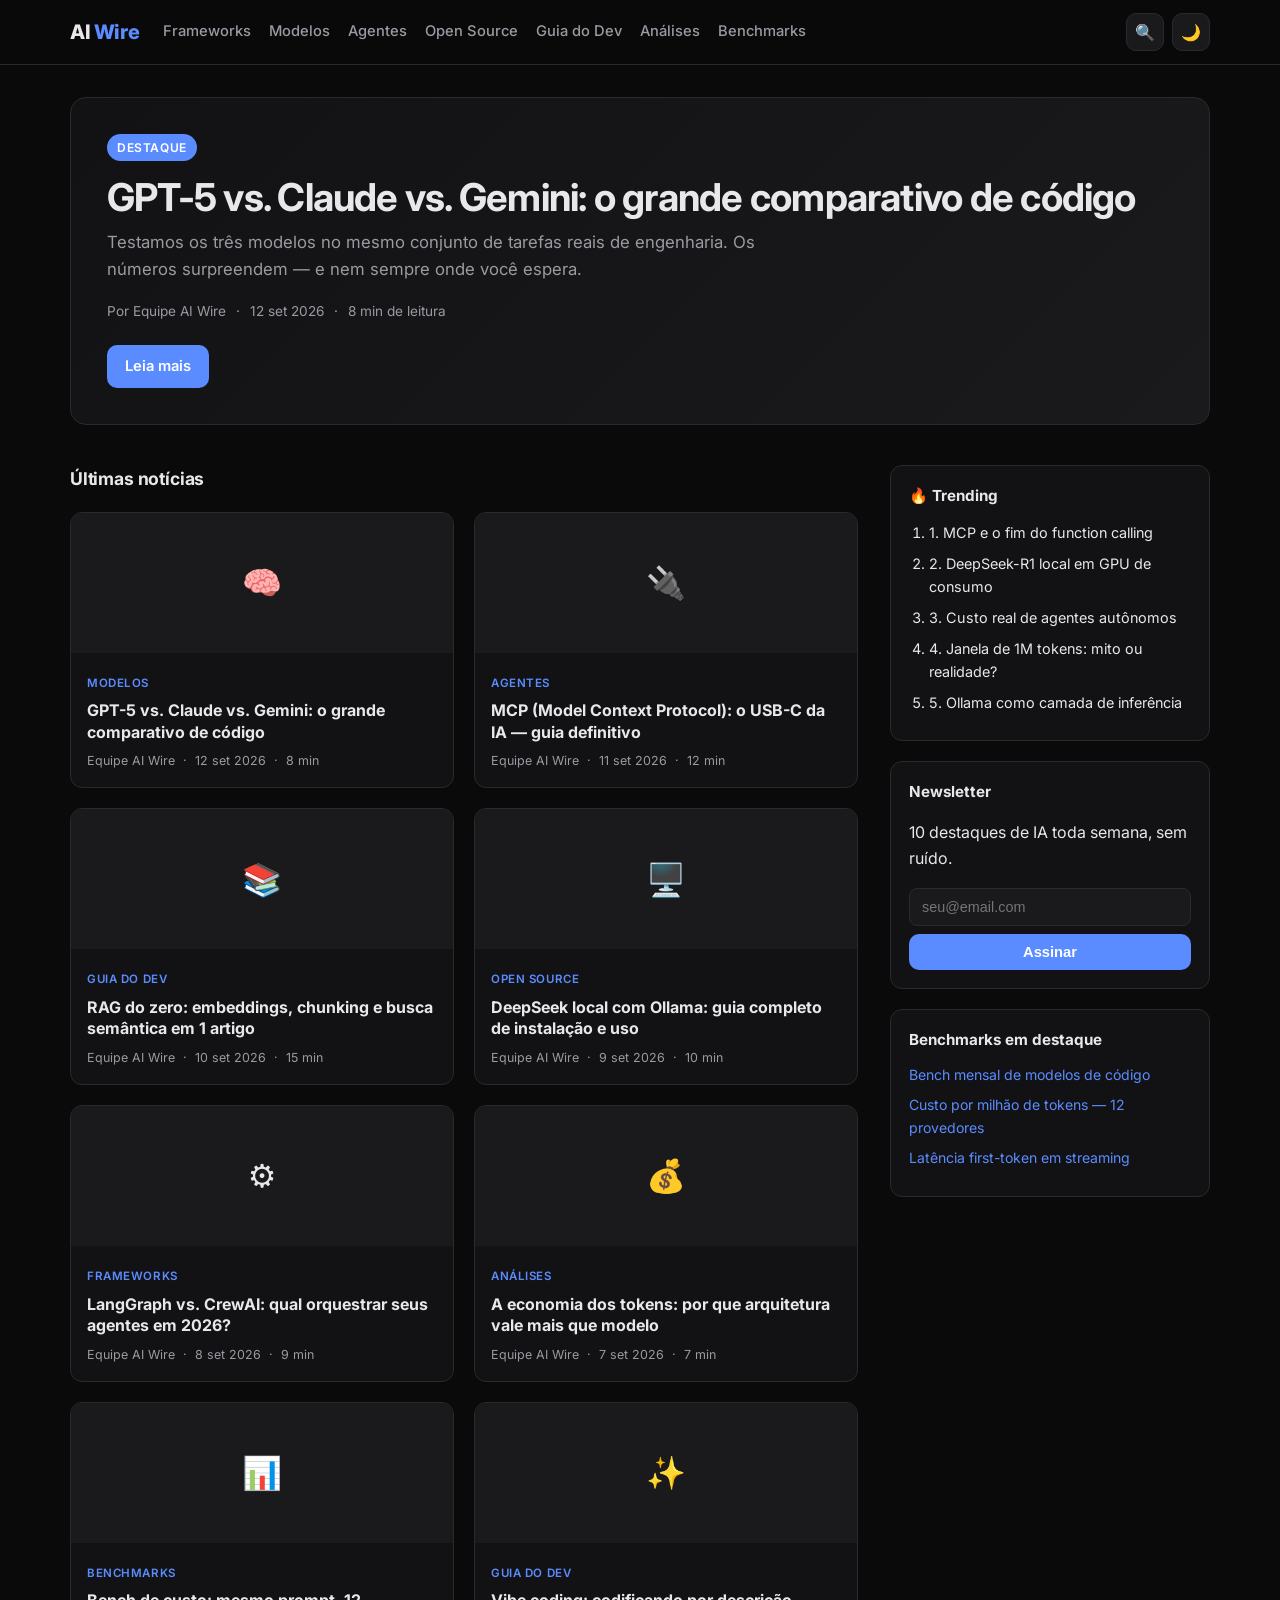
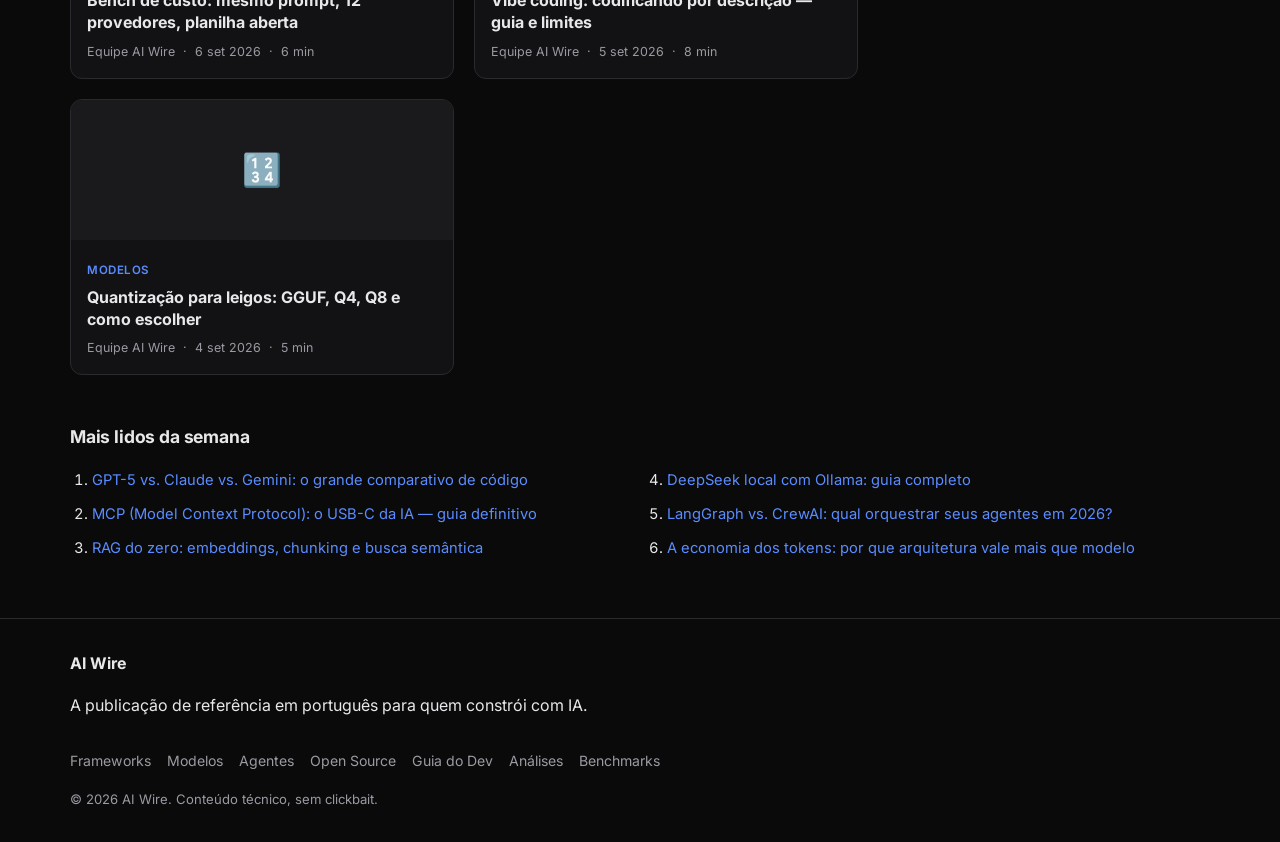
<file: index.html>
<!DOCTYPE html>
<html lang="pt-BR">
<head>
  <meta charset="UTF-8" />
  <meta name="viewport" content="width=device-width, initial-scale=1.0" />
  <title>AI Wire — Portal de notícias de IA</title>
  <meta name="description" content="AI Wire: a publicação de referência em português para quem constrói com IA. Frameworks, modelos, agentes, open source e benchmarks." />
  <meta property="og:title" content="AI Wire — Portal de notícias de IA" />
  <meta property="og:description" content="Cobertura técnica de IA aplicada: frameworks, modelos, agentes e projetos open source, em português." />
  <meta property="og:type" content="website" />
  <link rel="preconnect" href="https://fonts.googleapis.com" />
  <link rel="preconnect" href="https://fonts.gstatic.com" crossorigin />
  <link href="https://fonts.googleapis.com/css2?family=Inter:wght@400;500;600;700;800&family=JetBrains+Mono:wght@400;500&display=swap" rel="stylesheet" />
  <link rel="stylesheet" href="/styles.css" />
</head>
<body data-theme="dark">
  <header class="site-header">
    <div class="container header-inner">
      <a href="/" class="logo">AI <span>Wire</span></a>
      <nav class="main-nav" aria-label="Principal">
        <a href="/categorias/frameworks.html">Frameworks</a>
        <a href="/categorias/modelos.html">Modelos</a>
        <a href="/categorias/agentes.html">Agentes</a>
        <a href="/categorias/open-source.html">Open Source</a>
        <a href="/categorias/guia-do-dev.html">Guia do Dev</a>
        <a href="/categorias/analises.html">Análises</a>
        <a href="/categorias/benchmarks.html">Benchmarks</a>
      </nav>
      <div class="header-actions">
        <button class="icon-btn" aria-label="Buscar" title="Buscar">🔍</button>
        <button class="theme-toggle" id="themeToggle" aria-label="Alternar tema">🌙</button>
      </div>
    </div>
  </header>

  <main class="container">
    <section class="hero">
      <article class="hero-card">
        <span class="tag">Destaque</span>
        <h1>GPT-5 vs. Claude vs. Gemini: o grande comparativo de código</h1>
        <p class="hero-excerpt">Testamos os três modelos no mesmo conjunto de tarefas reais de engenharia. Os números surpreendem — e nem sempre onde você espera.</p>
        <div class="hero-meta">
          <span>Por Equipe AI Wire</span>
          <span>·</span>
          <span>12 set 2026</span>
          <span>·</span>
          <span>8 min de leitura</span>
        </div>
        <a href="/artigos/gpt5-vs-claude-vs-gemini.html" class="btn btn-primary">Leia mais</a>
      </article>
    </section>

    <div class="layout-grid">
      <section class="feed" aria-label="Últimas notícias">
        <h2 class="section-title">Últimas notícias</h2>
        <div class="card-grid" id="cardGrid">
          <!-- cards injetados via JS -->
        </div>
      </section>

      <aside class="sidebar">
        <div class="widget">
          <h3>🔥 Trending</h3>
          <ol class="trending-list" id="trendingList"></ol>
        </div>
        <div class="widget newsletter-widget">
          <h3>Newsletter</h3>
          <p>10 destaques de IA toda semana, sem ruído.</p>
          <form class="newsletter-form" onsubmit="event.preventDefault(); this.reset(); alert('Inscrito! Obrigado.');">
            <input type="email" placeholder="seu@email.com" required aria-label="Email" />
            <button type="submit" class="btn btn-primary">Assinar</button>
          </form>
        </div>
        <div class="widget">
          <h3>Benchmarks em destaque</h3>
          <ul class="bench-list">
            <li><a href="/categorias/benchmarks.html">Bench mensal de modelos de código</a></li>
            <li><a href="/categorias/benchmarks.html">Custo por milhão de tokens — 12 provedores</a></li>
            <li><a href="/categorias/benchmarks.html">Latência first-token em streaming</a></li>
          </ul>
        </div>
      </aside>
    </div>

    <section class="most-read">
      <h2 class="section-title">Mais lidos da semana</h2>
      <ol class="most-read-list" id="mostReadList"></ol>
    </section>
  </main>

  <footer class="site-footer">
    <div class="container footer-inner">
      <div>
        <strong>AI Wire</strong>
        <p>A publicação de referência em português para quem constrói com IA.</p>
      </div>
      <div class="footer-links">
        <a href="/categorias/frameworks.html">Frameworks</a>
        <a href="/categorias/modelos.html">Modelos</a>
        <a href="/categorias/agentes.html">Agentes</a>
        <a href="/categorias/open-source.html">Open Source</a>
        <a href="/categorias/guia-do-dev.html">Guia do Dev</a>
        <a href="/categorias/analises.html">Análises</a>
        <a href="/categorias/benchmarks.html">Benchmarks</a>
      </div>
      <p class="copyright">© 2026 AI Wire. Conteúdo técnico, sem clickbait.</p>
    </div>
  </footer>

  <script src="/app.js"></script>
</body>
</html>
</file>
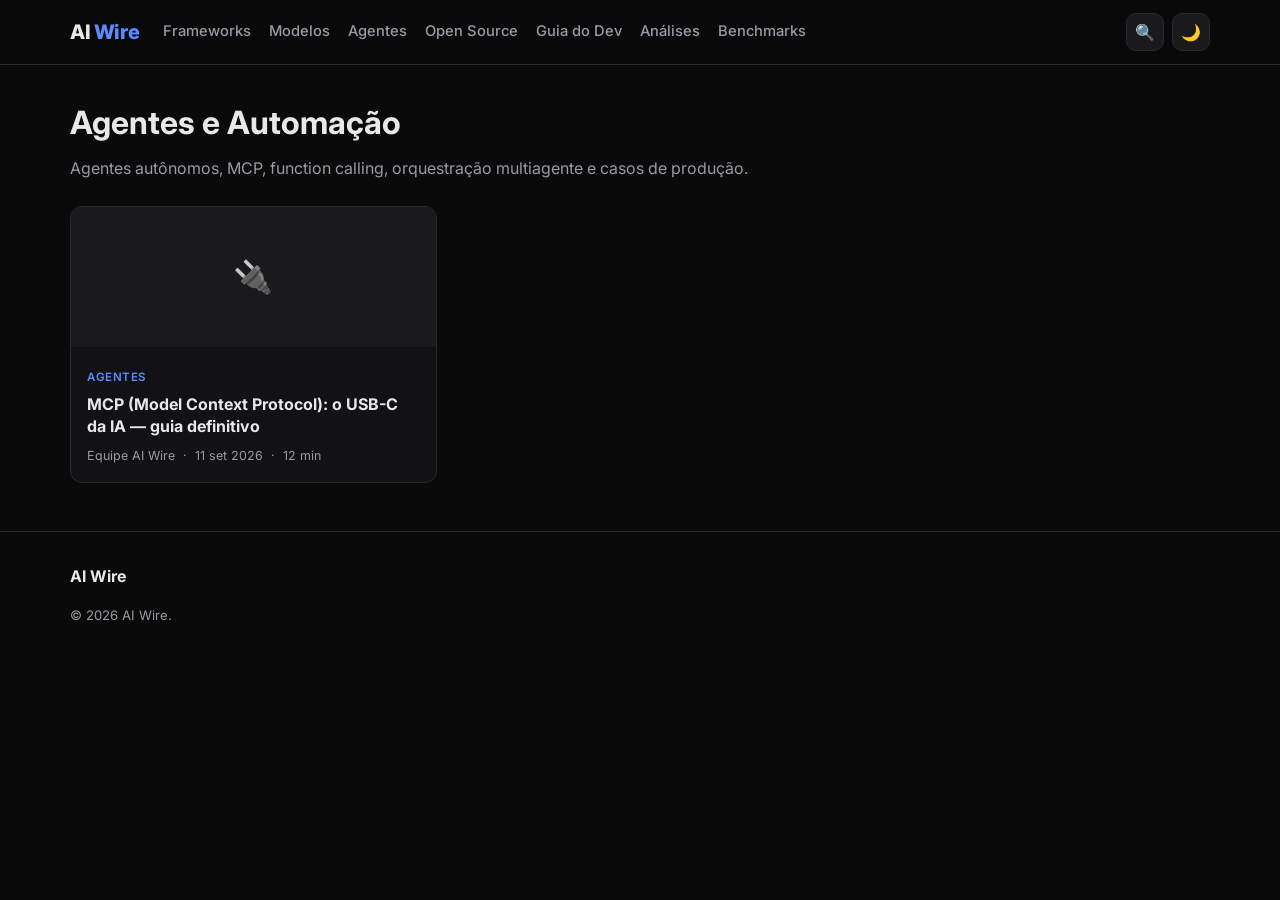
<file: categorias/agentes.html>
<!DOCTYPE html>
<html lang="pt-BR">
<head>
<meta charset="UTF-8" /><meta name="viewport" content="width=device-width, initial-scale=1.0" />
<title>Agentes — AI Wire</title>
<link href="https://fonts.googleapis.com/css2?family=Inter:wght@400;500;600;700;800&family=JetBrains+Mono:wght@400;500&display=swap" rel="stylesheet" />
<link rel="stylesheet" href="/styles.css" />
</head>
<body data-theme="dark">
<header class="site-header"><div class="container header-inner">
<a href="/" class="logo">AI <span>Wire</span></a>
<nav class="main-nav"><a href="/categorias/frameworks.html">Frameworks</a><a href="/categorias/modelos.html">Modelos</a><a href="/categorias/agentes.html">Agentes</a><a href="/categorias/open-source.html">Open Source</a><a href="/categorias/guia-do-dev.html">Guia do Dev</a><a href="/categorias/analises.html">Análises</a><a href="/categorias/benchmarks.html">Benchmarks</a></nav>
<div class="header-actions"><button class="icon-btn">🔍</button><button class="theme-toggle" id="themeToggle">🌙</button></div>
</div></header>
<main class="container">
<div class="category-header"><h1>Agentes e Automação</h1><p>Agentes autônomos, MCP, function calling, orquestração multiagente e casos de produção.</p></div>
<div class="card-grid" id="catGrid"></div>
</main>
<footer class="site-footer"><div class="container footer-inner"><div><strong>AI Wire</strong></div><p class="copyright">© 2026 AI Wire.</p></div></footer>
<script src="/app.js"></script>
<script>document.getElementById('catGrid').innerHTML = articles.filter(a=>a.catSlug==='agentes').map(cardHTML).join('') || '<p style="color:var(--text-muted)">Artigos em breve.</p>';</script>
</body></html>
</file>
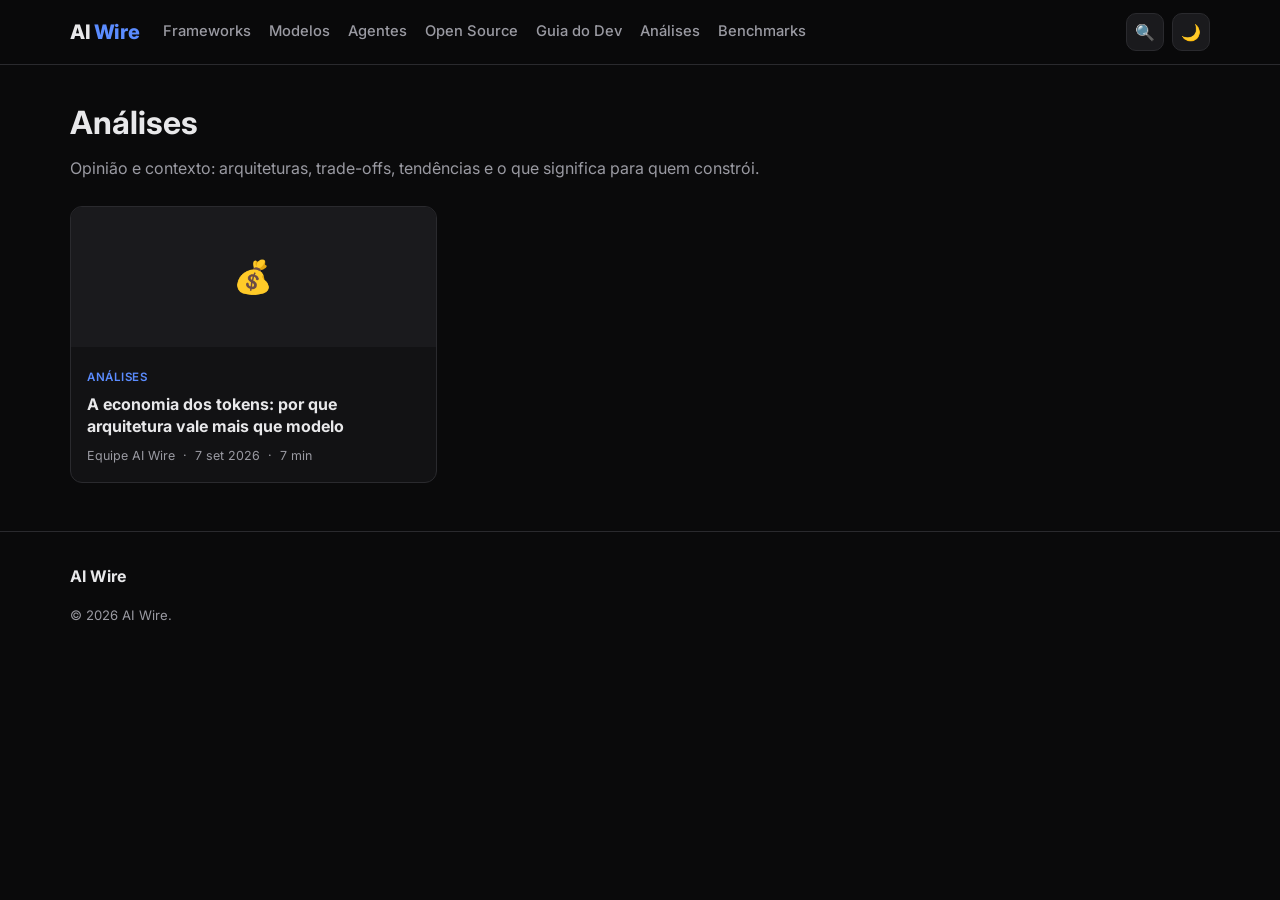
<file: categorias/analises.html>
<!DOCTYPE html>
<html lang="pt-BR">
<head>
<meta charset="UTF-8" /><meta name="viewport" content="width=device-width, initial-scale=1.0" />
<title>Análises — AI Wire</title>
<link href="https://fonts.googleapis.com/css2?family=Inter:wght@400;500;600;700;800&family=JetBrains+Mono:wght@400;500&display=swap" rel="stylesheet" />
<link rel="stylesheet" href="/styles.css" />
</head>
<body data-theme="dark">
<header class="site-header"><div class="container header-inner">
<a href="/" class="logo">AI <span>Wire</span></a>
<nav class="main-nav"><a href="/categorias/frameworks.html">Frameworks</a><a href="/categorias/modelos.html">Modelos</a><a href="/categorias/agentes.html">Agentes</a><a href="/categorias/open-source.html">Open Source</a><a href="/categorias/guia-do-dev.html">Guia do Dev</a><a href="/categorias/analises.html">Análises</a><a href="/categorias/benchmarks.html">Benchmarks</a></nav>
<div class="header-actions"><button class="icon-btn">🔍</button><button class="theme-toggle" id="themeToggle">🌙</button></div>
</div></header>
<main class="container">
<div class="category-header"><h1>Análises</h1><p>Opinião e contexto: arquiteturas, trade-offs, tendências e o que significa para quem constrói.</p></div>
<div class="card-grid" id="catGrid"></div>
</main>
<footer class="site-footer"><div class="container footer-inner"><div><strong>AI Wire</strong></div><p class="copyright">© 2026 AI Wire.</p></div></footer>
<script src="/app.js"></script>
<script>document.getElementById('catGrid').innerHTML = articles.filter(a=>a.catSlug==='analises').map(cardHTML).join('') || '<p style="color:var(--text-muted)">Artigos em breve.</p>';</script>
</body></html>
</file>
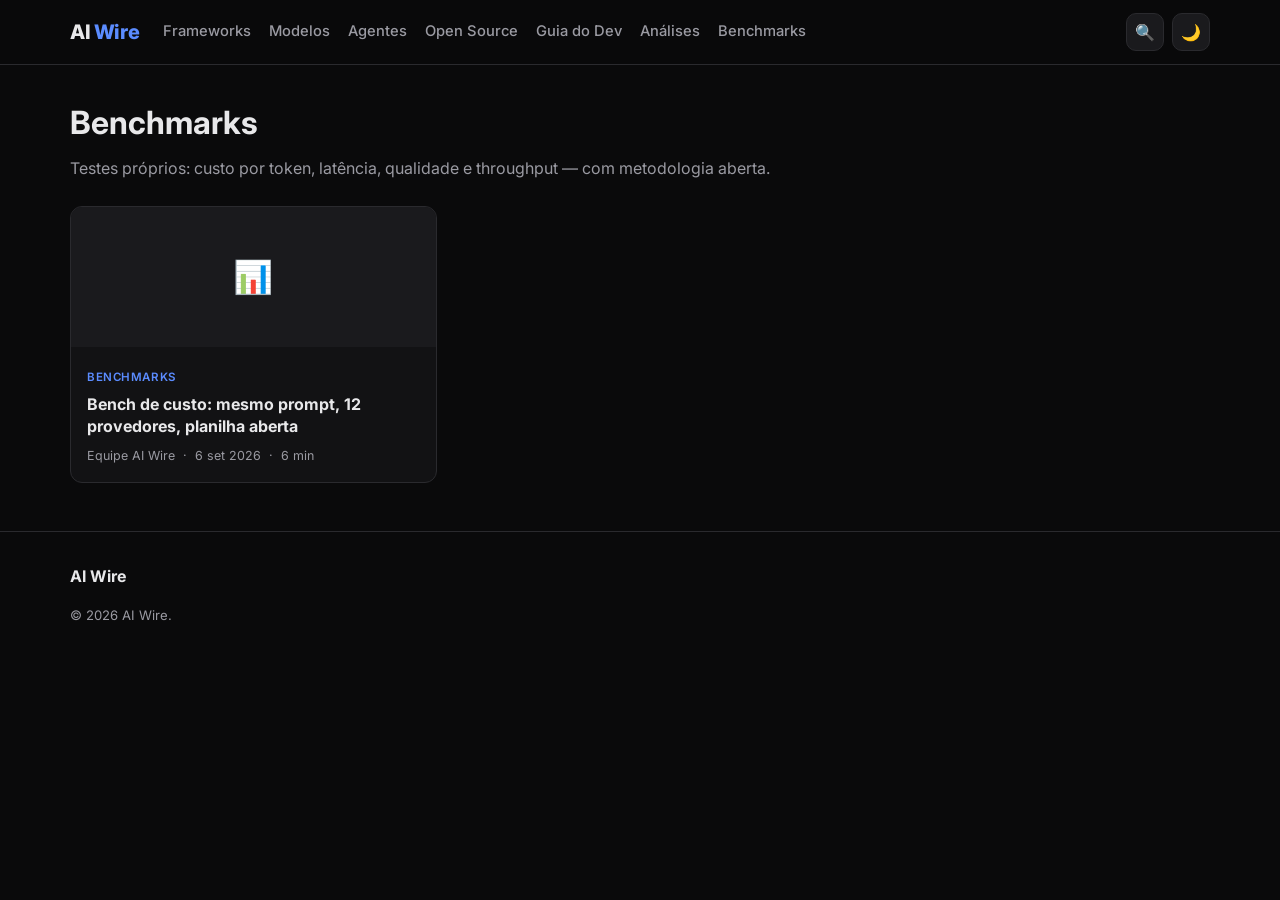
<file: categorias/benchmarks.html>
<!DOCTYPE html>
<html lang="pt-BR">
<head>
<meta charset="UTF-8" /><meta name="viewport" content="width=device-width, initial-scale=1.0" />
<title>Benchmarks — AI Wire</title>
<link href="https://fonts.googleapis.com/css2?family=Inter:wght@400;500;600;700;800&family=JetBrains+Mono:wght@400;500&display=swap" rel="stylesheet" />
<link rel="stylesheet" href="/styles.css" />
</head>
<body data-theme="dark">
<header class="site-header"><div class="container header-inner">
<a href="/" class="logo">AI <span>Wire</span></a>
<nav class="main-nav"><a href="/categorias/frameworks.html">Frameworks</a><a href="/categorias/modelos.html">Modelos</a><a href="/categorias/agentes.html">Agentes</a><a href="/categorias/open-source.html">Open Source</a><a href="/categorias/guia-do-dev.html">Guia do Dev</a><a href="/categorias/analises.html">Análises</a><a href="/categorias/benchmarks.html">Benchmarks</a></nav>
<div class="header-actions"><button class="icon-btn">🔍</button><button class="theme-toggle" id="themeToggle">🌙</button></div>
</div></header>
<main class="container">
<div class="category-header"><h1>Benchmarks</h1><p>Testes próprios: custo por token, latência, qualidade e throughput — com metodologia aberta.</p></div>
<div class="card-grid" id="catGrid"></div>
</main>
<footer class="site-footer"><div class="container footer-inner"><div><strong>AI Wire</strong></div><p class="copyright">© 2026 AI Wire.</p></div></footer>
<script src="/app.js"></script>
<script>document.getElementById('catGrid').innerHTML = articles.filter(a=>a.catSlug==='benchmarks').map(cardHTML).join('') || '<p style="color:var(--text-muted)">Artigos em breve.</p>';</script>
</body></html>
</file>
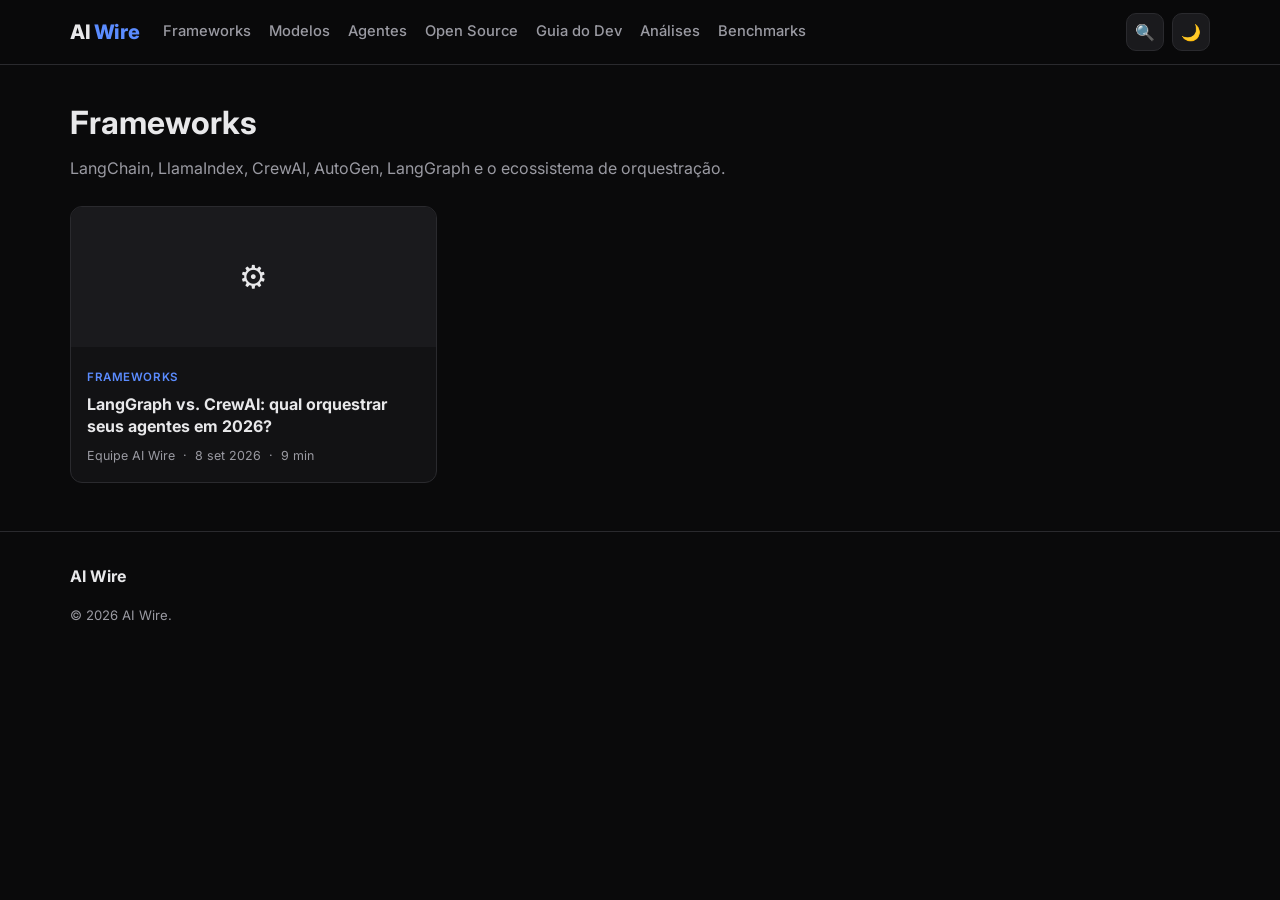
<file: categorias/frameworks.html>
<!DOCTYPE html>
<html lang="pt-BR">
<head>
<meta charset="UTF-8" /><meta name="viewport" content="width=device-width, initial-scale=1.0" />
<title>Frameworks — AI Wire</title>
<link href="https://fonts.googleapis.com/css2?family=Inter:wght@400;500;600;700;800&family=JetBrains+Mono:wght@400;500&display=swap" rel="stylesheet" />
<link rel="stylesheet" href="/styles.css" />
</head>
<body data-theme="dark">
<header class="site-header"><div class="container header-inner">
<a href="/" class="logo">AI <span>Wire</span></a>
<nav class="main-nav"><a href="/categorias/frameworks.html">Frameworks</a><a href="/categorias/modelos.html">Modelos</a><a href="/categorias/agentes.html">Agentes</a><a href="/categorias/open-source.html">Open Source</a><a href="/categorias/guia-do-dev.html">Guia do Dev</a><a href="/categorias/analises.html">Análises</a><a href="/categorias/benchmarks.html">Benchmarks</a></nav>
<div class="header-actions"><button class="icon-btn">🔍</button><button class="theme-toggle" id="themeToggle">🌙</button></div>
</div></header>
<main class="container">
<div class="category-header"><h1>Frameworks</h1><p>LangChain, LlamaIndex, CrewAI, AutoGen, LangGraph e o ecossistema de orquestração.</p></div>
<div class="card-grid" id="catGrid"></div>
</main>
<footer class="site-footer"><div class="container footer-inner"><div><strong>AI Wire</strong></div><p class="copyright">© 2026 AI Wire.</p></div></footer>
<script src="/app.js"></script>
<script>document.getElementById('catGrid').innerHTML = articles.filter(a=>a.catSlug==='frameworks').map(cardHTML).join('') || '<p style="color:var(--text-muted)">Artigos em breve.</p>';</script>
</body></html>
</file>
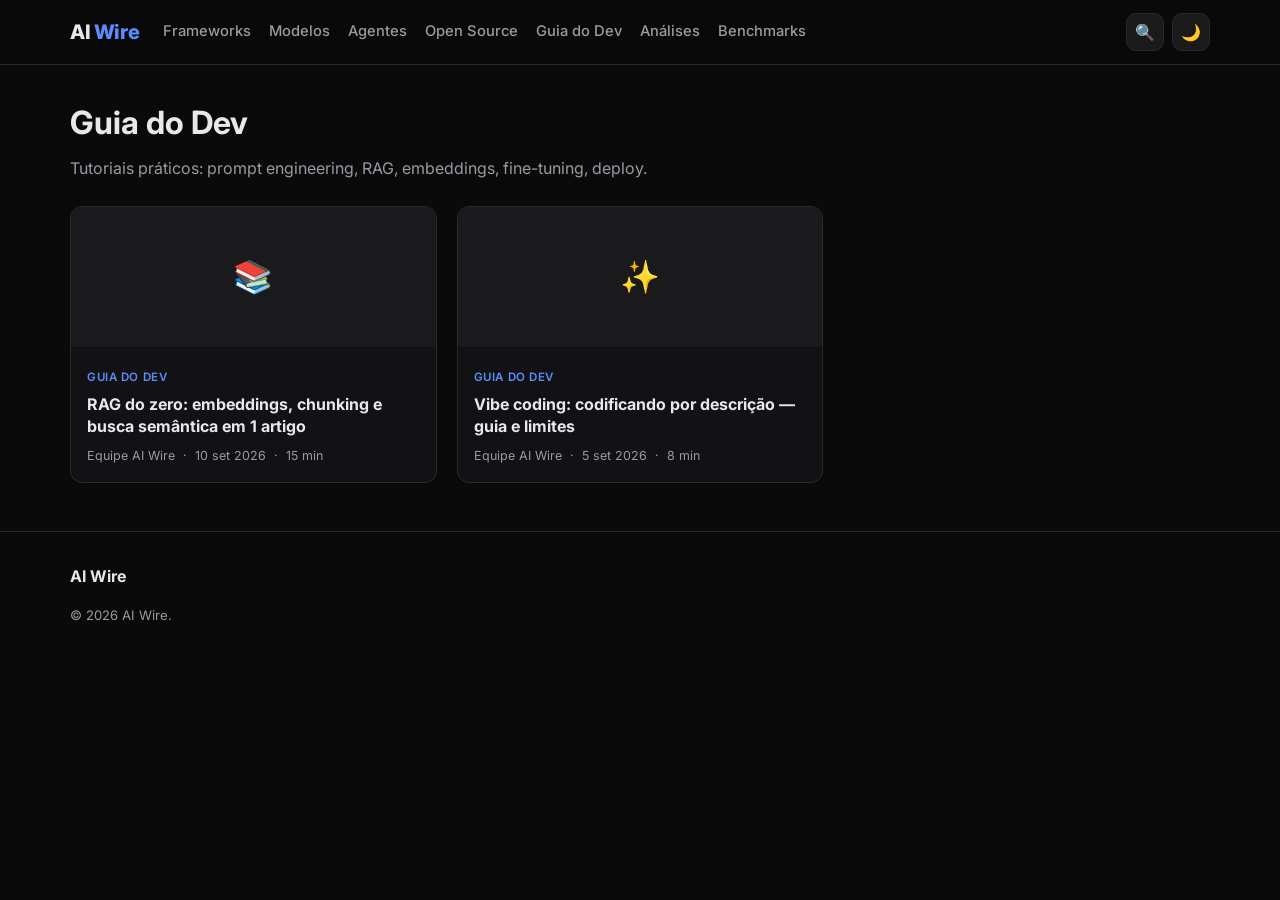
<file: categorias/guia-do-dev.html>
<!DOCTYPE html>
<html lang="pt-BR">
<head>
<meta charset="UTF-8" /><meta name="viewport" content="width=device-width, initial-scale=1.0" />
<title>Guia do Dev — AI Wire</title>
<link href="https://fonts.googleapis.com/css2?family=Inter:wght@400;500;600;700;800&family=JetBrains+Mono:wght@400;500&display=swap" rel="stylesheet" />
<link rel="stylesheet" href="/styles.css" />
</head>
<body data-theme="dark">
<header class="site-header"><div class="container header-inner">
<a href="/" class="logo">AI <span>Wire</span></a>
<nav class="main-nav"><a href="/categorias/frameworks.html">Frameworks</a><a href="/categorias/modelos.html">Modelos</a><a href="/categorias/agentes.html">Agentes</a><a href="/categorias/open-source.html">Open Source</a><a href="/categorias/guia-do-dev.html">Guia do Dev</a><a href="/categorias/analises.html">Análises</a><a href="/categorias/benchmarks.html">Benchmarks</a></nav>
<div class="header-actions"><button class="icon-btn">🔍</button><button class="theme-toggle" id="themeToggle">🌙</button></div>
</div></header>
<main class="container">
<div class="category-header"><h1>Guia do Dev</h1><p>Tutoriais práticos: prompt engineering, RAG, embeddings, fine-tuning, deploy.</p></div>
<div class="card-grid" id="catGrid"></div>
</main>
<footer class="site-footer"><div class="container footer-inner"><div><strong>AI Wire</strong></div><p class="copyright">© 2026 AI Wire.</p></div></footer>
<script src="/app.js"></script>
<script>document.getElementById('catGrid').innerHTML = articles.filter(a=>a.catSlug==='guia-do-dev').map(cardHTML).join('') || '<p style="color:var(--text-muted)">Artigos em breve.</p>';</script>
</body></html>
</file>
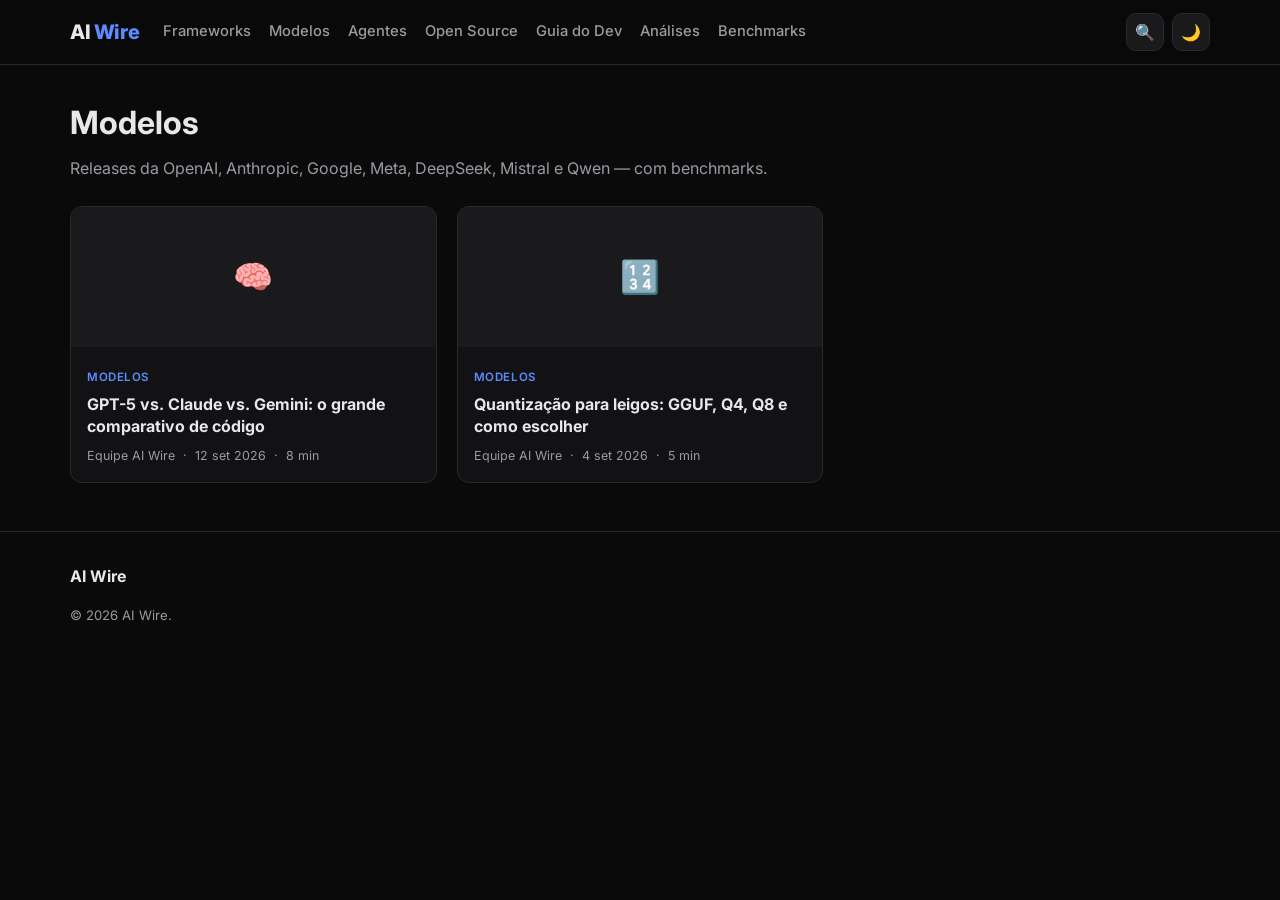
<file: categorias/modelos.html>
<!DOCTYPE html>
<html lang="pt-BR">
<head>
<meta charset="UTF-8" /><meta name="viewport" content="width=device-width, initial-scale=1.0" />
<title>Modelos — AI Wire</title>
<link href="https://fonts.googleapis.com/css2?family=Inter:wght@400;500;600;700;800&family=JetBrains+Mono:wght@400;500&display=swap" rel="stylesheet" />
<link rel="stylesheet" href="/styles.css" />
</head>
<body data-theme="dark">
<header class="site-header"><div class="container header-inner">
<a href="/" class="logo">AI <span>Wire</span></a>
<nav class="main-nav"><a href="/categorias/frameworks.html">Frameworks</a><a href="/categorias/modelos.html">Modelos</a><a href="/categorias/agentes.html">Agentes</a><a href="/categorias/open-source.html">Open Source</a><a href="/categorias/guia-do-dev.html">Guia do Dev</a><a href="/categorias/analises.html">Análises</a><a href="/categorias/benchmarks.html">Benchmarks</a></nav>
<div class="header-actions"><button class="icon-btn">🔍</button><button class="theme-toggle" id="themeToggle">🌙</button></div>
</div></header>
<main class="container">
<div class="category-header"><h1>Modelos</h1><p>Releases da OpenAI, Anthropic, Google, Meta, DeepSeek, Mistral e Qwen — com benchmarks.</p></div>
<div class="card-grid" id="catGrid"></div>
</main>
<footer class="site-footer"><div class="container footer-inner"><div><strong>AI Wire</strong></div><p class="copyright">© 2026 AI Wire.</p></div></footer>
<script src="/app.js"></script>
<script>document.getElementById('catGrid').innerHTML = articles.filter(a=>a.catSlug==='modelos').map(cardHTML).join('') || '<p style="color:var(--text-muted)">Artigos em breve.</p>';</script>
</body></html>
</file>
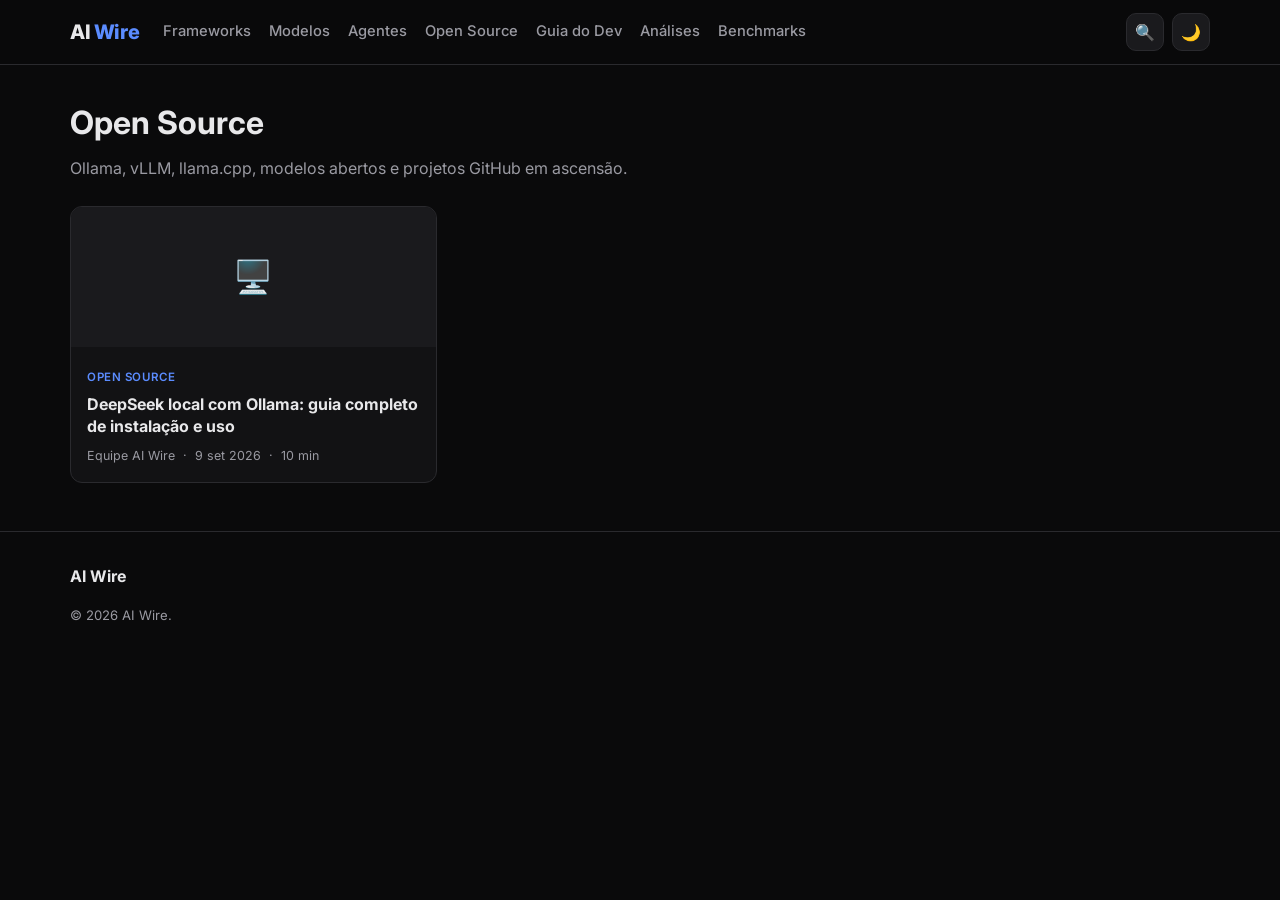
<file: categorias/open-source.html>
<!DOCTYPE html>
<html lang="pt-BR">
<head>
<meta charset="UTF-8" /><meta name="viewport" content="width=device-width, initial-scale=1.0" />
<title>Open Source — AI Wire</title>
<link href="https://fonts.googleapis.com/css2?family=Inter:wght@400;500;600;700;800&family=JetBrains+Mono:wght@400;500&display=swap" rel="stylesheet" />
<link rel="stylesheet" href="/styles.css" />
</head>
<body data-theme="dark">
<header class="site-header"><div class="container header-inner">
<a href="/" class="logo">AI <span>Wire</span></a>
<nav class="main-nav"><a href="/categorias/frameworks.html">Frameworks</a><a href="/categorias/modelos.html">Modelos</a><a href="/categorias/agentes.html">Agentes</a><a href="/categorias/open-source.html">Open Source</a><a href="/categorias/guia-do-dev.html">Guia do Dev</a><a href="/categorias/analises.html">Análises</a><a href="/categorias/benchmarks.html">Benchmarks</a></nav>
<div class="header-actions"><button class="icon-btn">🔍</button><button class="theme-toggle" id="themeToggle">🌙</button></div>
</div></header>
<main class="container">
<div class="category-header"><h1>Open Source</h1><p>Ollama, vLLM, llama.cpp, modelos abertos e projetos GitHub em ascensão.</p></div>
<div class="card-grid" id="catGrid"></div>
</main>
<footer class="site-footer"><div class="container footer-inner"><div><strong>AI Wire</strong></div><p class="copyright">© 2026 AI Wire.</p></div></footer>
<script src="/app.js"></script>
<script>document.getElementById('catGrid').innerHTML = articles.filter(a=>a.catSlug==='open-source').map(cardHTML).join('') || '<p style="color:var(--text-muted)">Artigos em breve.</p>';</script>
</body></html>
</file>
<file: styles.css>
:root {
  --bg: #0a0a0b;
  --surface: #121214;
  --surface-2: #1a1a1d;
  --border: #2a2a2e;
  --text: #e8e8ea;
  --text-muted: #9a9aa2;
  --accent: #5b8cff;
  --accent-2: #7c5cff;
  --danger: #ff5b6e;
  --radius: 12px;
  --maxw: 1180px;
}
[data-theme="light"] {
  --bg: #f5f5f7;
  --surface: #ffffff;
  --surface-2: #f0f0f2;
  --border: #e2e2e6;
  --text: #1a1a1d;
  --text-muted: #5a5a62;
  --accent: #3b6fe0;
}
* { box-sizing: border-box; }
html, body { margin: 0; padding: 0; }
body {
  font-family: 'Inter', system-ui, -apple-system, sans-serif;
  background: var(--bg);
  color: var(--text);
  line-height: 1.6;
  -webkit-font-smoothing: antialiased;
}
a { color: var(--accent); text-decoration: none; }
a:hover { text-decoration: underline; }
.container { max-width: var(--maxw); margin: 0 auto; padding: 0 20px; }

/* Header */
.site-header {
  position: sticky; top: 0; z-index: 50;
  background: color-mix(in srgb, var(--bg) 85%, transparent);
  backdrop-filter: blur(12px);
  border-bottom: 1px solid var(--border);
}
.header-inner { display: flex; align-items: center; gap: 24px; height: 64px; }
.logo { font-weight: 800; font-size: 1.25rem; letter-spacing: -0.02em; color: var(--text); }
.logo span { color: var(--accent); }
.main-nav { display: flex; gap: 18px; flex: 1; }
.main-nav a { color: var(--text-muted); font-size: 0.92rem; font-weight: 500; }
.main-nav a:hover { color: var(--text); text-decoration: none; }
.header-actions { display: flex; gap: 8px; align-items: center; }
.icon-btn, .theme-toggle {
  background: var(--surface-2); border: 1px solid var(--border);
  color: var(--text); width: 38px; height: 38px; border-radius: 10px;
  cursor: pointer; font-size: 1rem; display: grid; place-items: center;
}
.icon-btn:hover, .theme-toggle:hover { border-color: var(--accent); }

/* Hero */
.hero { margin: 32px 0 40px; }
.hero-card {
  background: linear-gradient(135deg, var(--surface), var(--surface-2));
  border: 1px solid var(--border); border-radius: 16px; padding: 36px;
}
.tag { display: inline-block; background: var(--accent); color: #fff; font-size: 0.75rem; font-weight: 600; padding: 4px 10px; border-radius: 999px; text-transform: uppercase; letter-spacing: 0.05em; }
.hero-card h1 { font-size: clamp(1.6rem, 3vw, 2.4rem); margin: 14px 0 10px; line-height: 1.15; letter-spacing: -0.02em; }
.hero-excerpt { color: var(--text-muted); font-size: 1.05rem; max-width: 60ch; margin: 0 0 18px; }
.hero-meta { display: flex; gap: 10px; color: var(--text-muted); font-size: 0.85rem; margin-bottom: 22px; }

/* Buttons */
.btn { display: inline-block; padding: 10px 18px; border-radius: 10px; font-weight: 600; font-size: 0.92rem; border: none; cursor: pointer; }
.btn-primary { background: var(--accent); color: #fff; }
.btn-primary:hover { filter: brightness(1.1); text-decoration: none; }

/* Layout */
.layout-grid { display: grid; grid-template-columns: 1fr 320px; gap: 32px; align-items: start; }
.section-title { font-size: 1.1rem; font-weight: 700; margin: 0 0 18px; letter-spacing: -0.01em; }
.card-grid { display: grid; grid-template-columns: repeat(auto-fill, minmax(280px, 1fr)); gap: 20px; }
.card {
  background: var(--surface); border: 1px solid var(--border); border-radius: var(--radius);
  overflow: hidden; transition: border-color 0.15s, transform 0.15s;
}
.card:hover { border-color: var(--accent); transform: translateY(-2px); }
.card-thumb { height: 140px; background: var(--surface-2); display: grid; place-items: center; font-size: 2rem; }
.card-body { padding: 16px; }
.card-cat { font-size: 0.72rem; font-weight: 600; text-transform: uppercase; letter-spacing: 0.05em; color: var(--accent); }
.card-body h3 { font-size: 1rem; margin: 6px 0 8px; line-height: 1.35; }
.card-body h3 a { color: var(--text); }
.card-body h3 a:hover { color: var(--accent); text-decoration: none; }
.card-meta { font-size: 0.78rem; color: var(--text-muted); display: flex; gap: 8px; }

/* Sidebar */
.sidebar { display: flex; flex-direction: column; gap: 20px; }
.widget { background: var(--surface); border: 1px solid var(--border); border-radius: var(--radius); padding: 18px; }
.widget h3 { margin: 0 0 12px; font-size: 0.95rem; }
.trending-list { margin: 0; padding-left: 20px; }
.trending-list li { margin-bottom: 8px; font-size: 0.9rem; }
.trending-list a { color: var(--text); }
.newsletter-form { display: flex; flex-direction: column; gap: 8px; }
.newsletter-form input { padding: 10px 12px; border-radius: 8px; border: 1px solid var(--border); background: var(--surface-2); color: var(--text); font-size: 0.9rem; }
.bench-list { list-style: none; margin: 0; padding: 0; }
.bench-list li { margin-bottom: 8px; font-size: 0.88rem; }

/* Most read */
.most-read { margin: 48px 0; }
.most-read-list { margin: 0; padding-left: 22px; columns: 2; gap: 32px; }
.most-read-list li { margin-bottom: 10px; font-size: 0.92rem; break-inside: avoid; }

/* Footer */
.site-footer { border-top: 1px solid var(--border); margin-top: 48px; padding: 32px 0; }
.footer-inner { display: flex; flex-direction: column; gap: 16px; }
.footer-links { display: flex; flex-wrap: wrap; gap: 16px; }
.footer-links a { color: var(--text-muted); font-size: 0.88rem; }
.copyright { color: var(--text-muted); font-size: 0.82rem; margin: 0; }

/* Article page */
.article-hero { margin: 32px 0 24px; }
.article-hero img { width: 100%; border-radius: 16px; border: 1px solid var(--border); }
.article-title { font-size: clamp(1.8rem, 4vw, 2.8rem); line-height: 1.1; letter-spacing: -0.02em; margin: 18px 0 12px; }
.article-meta { display: flex; align-items: center; gap: 12px; color: var(--text-muted); font-size: 0.88rem; margin-bottom: 24px; }
.avatar { width: 36px; height: 36px; border-radius: 50%; background: var(--accent); display: grid; place-items: center; color: #fff; font-weight: 700; }
.article-content { max-width: 720px; font-size: 1.05rem; }
.article-content h2 { font-size: 1.4rem; margin-top: 32px; }
.article-content pre { background: var(--surface-2); border: 1px solid var(--border); border-radius: 10px; padding: 16px; overflow-x: auto; font-family: 'JetBrains Mono', monospace; font-size: 0.88rem; }
.article-content code { font-family: 'JetBrains Mono', monospace; font-size: 0.88em; }
.article-content blockquote { border-left: 3px solid var(--accent); margin-left: 0; padding-left: 16px; color: var(--text-muted); }
.related { margin-top: 48px; }

/* Category page */
.category-header { margin: 32px 0 24px; }
.category-header h1 { font-size: 2rem; margin: 0 0 8px; }
.category-header p { color: var(--text-muted); margin: 0; }

/* Responsive */
@media (max-width: 900px) {
  .layout-grid { grid-template-columns: 1fr; }
  .sidebar { order: -1; }
  .most-read-list { columns: 1; }
}
@media (max-width: 640px) {
  .main-nav { display: none; }
  .hero-card { padding: 24px; }
}
</file>
